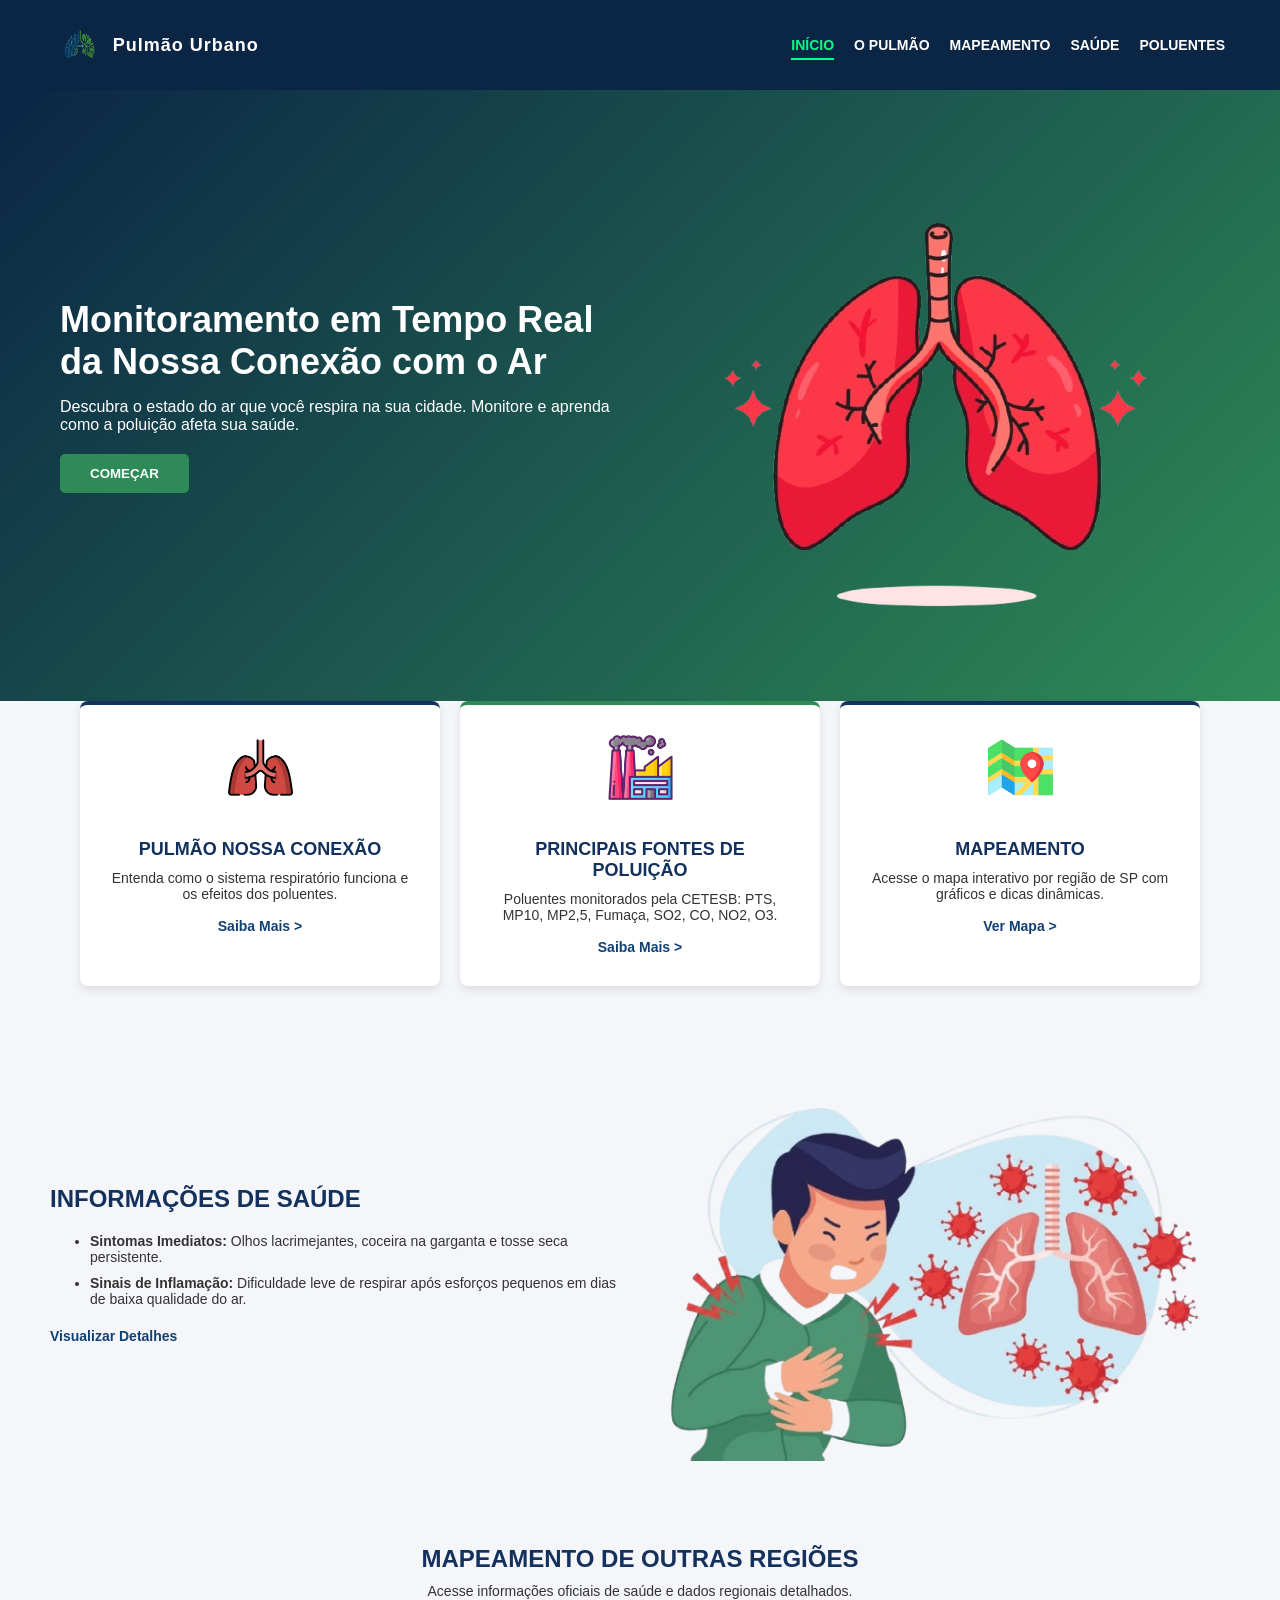
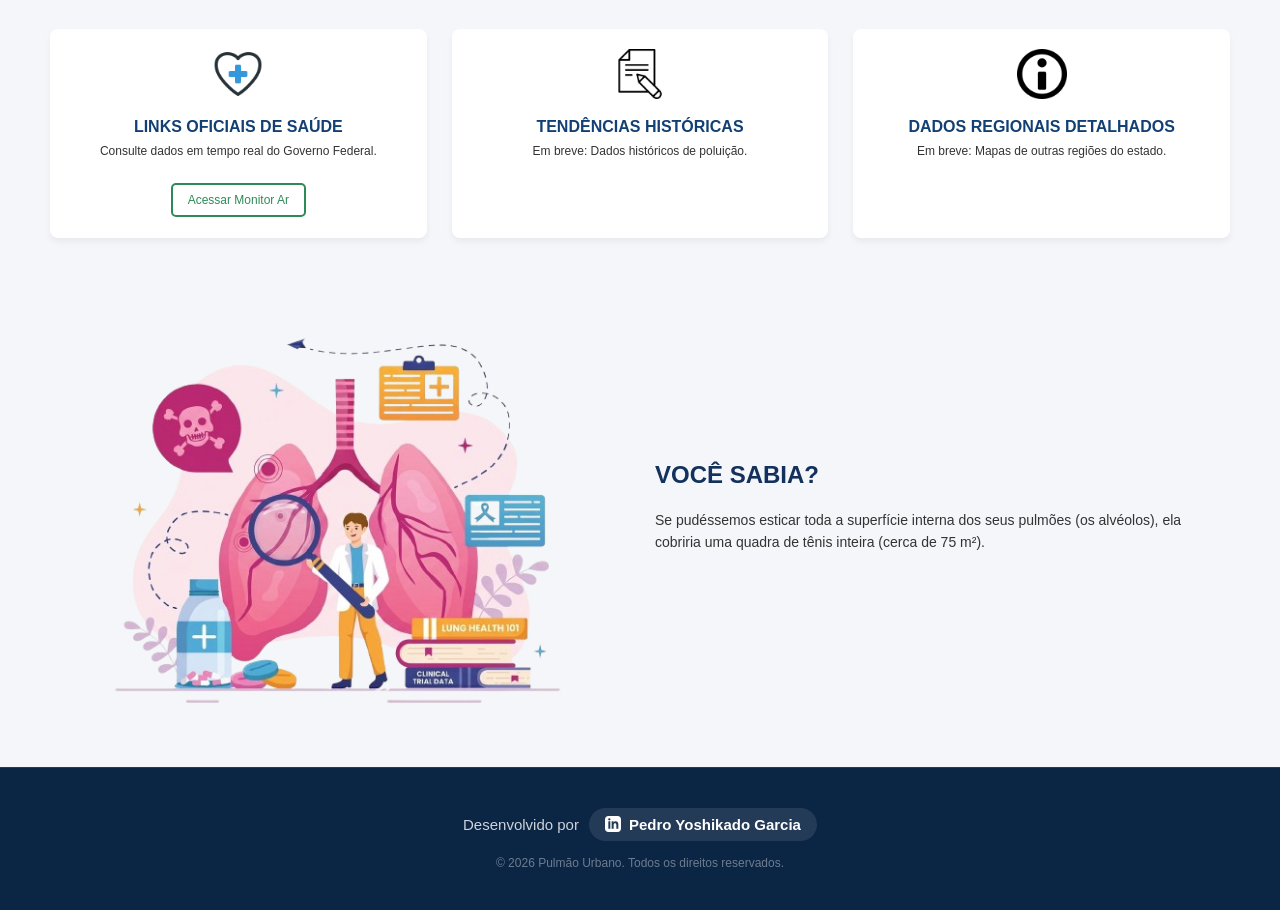
<file: index.html>
<!DOCTYPE html>
<html lang="pt-BR">
<head>
    <meta charset="UTF-8">
    <meta name="viewport" content="width=device-width, initial-scale=1.0">
    <link rel="icon" type="image/png" href="img/logo.png">
    <title>Pulmão Urbano | SP</title>
    <link rel="stylesheet" href="css/style.css?v=1">
    <style>
        .navbar-container {
            display: flex; 
            justify-content: space-between; 
            align-items: center; 
            width: 100%;
            flex-wrap: wrap;
            padding: 10px 15px;
        }
        
        @media (max-width: 768px) {
            .navbar-container {
                justify-content: center;
                flex-direction: column;
                gap: 10px;
            }
            .nav-links {
                gap: 12px !important;
                font-size: 12px;
                flex-wrap: wrap;
                justify-content: center;
            }
            .hero-container {
                flex-direction: column-reverse;
                text-align: center;
                padding: 20px 10px;
            }
            .hero-text h1 {
                font-size: 24px !important;
            }
            .hero-img img {
                max-width: 150px !important;
                margin-bottom: 20px;
            }
            
            .cards-section {
                flex-direction: column !important;
                align-items: center;
                gap: 25px !important;
                margin-top: 40px !important;
                padding-top: 20px !important;
            }
            
            .card {
                width: 100% !important;
                max-width: 340px;
            }
            .health-info {
                flex-direction: column !important;
                text-align: center;
                gap: 20px;
            }
            .info-img img {
                max-width: 200px !important;
            }
            .regions-grid {
                grid-template-columns: 1fr !important;
                justify-items: center;
            }
            .curiosity {
                flex-direction: column !important;
                text-align: center;
            }
            .curiosity-img img {
                max-width: 180px !important;
            }
        }
    </style>
</head>
<body>

    <nav class="navbar">
        <div class="container navbar-container">
            <div class="logo">
                <a href="/" style="display: flex; align-items: center; gap: 10px; text-decoration: none; color: inherit;">
                    <img src="img/logo.png" alt="Logo ArMonitor" style="height: 40px; width: auto; display: block;">
                    <span style="font-weight: bold; font-size: 18px; letter-spacing: 1px; color: #fff; white-space: nowrap;">Pulmão Urbano</span>
                </a>
            </div>
            <ul class="nav-links" style="display: flex; list-style: none; gap: 20px; margin: 0; padding: 0; align-items: center;">
                <li><a href="/" class="active">INÍCIO</a></li>
                <li><a href="pulmao">O PULMÃO</a></li>
                <li><a href="mapeamento">MAPEAMENTO</a></li>
                <li><a href="saude">SAÚDE</a></li>
                <li><a href="poluentes">POLUENTES</a></li>
            </ul>
        </div>
    </nav>

    <header class="hero">
        <div class="container hero-container" style="display: flex; align-items: center; gap: 30px; flex-wrap: wrap;">
            <div class="hero-text" style="flex: 1; min-width: 280px;">
                <h1 style="font-size: 36px; margin-bottom: 15px;">Monitoramento em Tempo Real da Nossa Conexão com o Ar</h1>
                <p style="margin-bottom: 20px;">Descubra o estado do ar que você respira na sua cidade. Monitore e aprenda como a poluição afeta sua saúde.</p>
                <div class="hero-btns">
                    <button class="btn-primary-green" onclick="rolarParaCards()" style="cursor: pointer; border: none; text-decoration: none; display: inline-block; padding: 12px 30px; font-weight: bold;">COMEÇAR</button>
                </div>
            </div>
            <div class="hero-img" style="flex: 1; min-width: 280px; text-align: center;">
                <img src="img/hero-lung.png" alt="Pulmão Saudável" style="max-width: 100%; height: auto;">
            </div>
        </div>
    </header>

    <section id="conteudo" class="cards-section container" style="display: flex; gap: 20px; justify-content: center; padding: 40px 10px; flex-wrap: wrap;">
        
        <div class="card card-blue-top" style="flex: 1; min-width: 280px; max-width: 360px;">
            <div class="card-icon" style="margin-bottom: 15px;">
                <img src="img/icone-pulmao.png" alt="Ícone Pulmão" style="width: 65px; height: auto;">
            </div>
            <h3>PULMÃO NOSSA CONEXÃO</h3>
            <p>Entenda como o sistema respiratório funciona e os efeitos dos poluentes.</p>
            <a href="pulmao">Saiba Mais ></a>
        </div>

        <div class="card card-green-top" style="flex: 1; min-width: 280px; max-width: 360px;">
            <div class="card-icon" style="margin-bottom: 15px;">
                <img src="img/icone-fabrica.png" alt="Ícone Fábrica" style="width: 65px; height: auto;">
            </div>
            <h3>PRINCIPAIS FONTES DE POLUIÇÃO</h3>
            <p>Poluentes monitorados pela CETESB: PTS, MP10, MP2,5, Fumaça, SO2, CO, NO2, O3.</p>
            <a href="poluentes">Saiba Mais ></a>
        </div>

        <div class="card card-blue-top" style="flex: 1; min-width: 280px; max-width: 360px;">
            <div class="card-icon" style="margin-bottom: 15px;">
                <img src="img/icone-mapa.png" alt="Ícone Mapa" style="width: 65px; height: auto;">
            </div>
            <h3>MAPEAMENTO</h3>
            <p>Acesse o mapa interativo por região de SP com gráficos e dicas dinâmicas.</p>
            <a href="mapeamento">Ver Mapa ></a>
        </div>

    </section>

    <section class="health-info container" style="display: flex; gap: 30px; align-items: center; padding: 40px 10px; flex-wrap: wrap;">
        <div class="info-text" style="flex: 1; min-width: 280px;">
            <h2>INFORMAÇÕES DE SAÚDE</h2>
            <ul style="margin-bottom: 20px; padding-left: 20px;">
                <li style="margin-bottom: 10px;"><strong>Sintomas Imediatos:</strong> Olhos lacrimejantes, coceira na garganta e tosse seca persistente.</li>
                <li style="margin-bottom: 10px;"><strong>Sinais de Inflamação:</strong> Dificuldade leve de respirar após esforços pequenos em dias de baixa qualidade do ar.</li>
            </ul>
            <a href="saude" class="view-details">Visualizar Detalhes</a>
        </div>
        <div class="info-img" style="flex: 1; min-width: 280px; text-align: center;">
            <img src="img/health-man.png" alt="Homem com Dor no Peito" style="max-width: 100%; height: auto;">
        </div>
    </section>

    <section class="other-regions container" style="padding: 40px 10px;">
        <h2 style="text-align: center;">MAPEAMENTO DE OUTRAS REGIÕES</h2>
        <p style="text-align: center; margin-bottom: 30px;">Acesse informações oficiais de saúde e dados regionais detalhados.</p>
        <div class="regions-grid" style="display: grid; grid-template-columns: repeat(auto-fit, minmax(250px, 1fr)); gap: 25px;">
            <div class="region-item" style="text-align: center; padding: 20px; background: #fff; border-radius: 8px;">
                <img src="img/other-regions-1.png" alt="Ícone Saúde" style="margin-bottom: 15px;">
                <h4>LINKS OFICIAIS DE SAÚDE</h4>
                <p>Consulte dados em tempo real do Governo Federal.</p>
                <a href="https://monitorar.mma.gov.br/mapa" target="_blank" class="btn-outline-green" style="text-decoration: none; display: inline-block; margin-top: 10px;">Acessar Monitor Ar</a>
            </div>
            <div class="region-item" style="text-align: center; padding: 20px; background: #fff; border-radius: 8px;">
                <img src="img/other-regions-2.png" alt="Ícone Histórico" style="margin-bottom: 15px;">
                <h4>TENDÊNCIAS HISTÓRICAS</h4>
                <p>Em breve: Dados históricos de poluição.</p>
                <button class="btn-outline-blue" style="margin-top: 10px;">Explore</button>
            </div>
            <div class="region-item" style="text-align: center; padding: 20px; background: #fff; border-radius: 8px;">
                <img src="img/other-regions-3.png" alt="Ícone Detalhes" style="margin-bottom: 15px;">
                <h4>DADOS REGIONAIS DETALHADOS</h4>
                <p>Em breve: Mapas de outras regiões do estado.</p>
                <button class="btn-outline-blue" style="margin-top: 10px;">Explore</button>
            </div>
        </div>
    </section>

    <section class="curiosity container" style="display: flex; gap: 30px; align-items: center; padding: 40px 10px; flex-wrap: wrap;">
        <div class="curiosity-img" style="flex: 1; min-width: 280px; text-align: center;">
            <img src="img/curiosity-lung-detailed.png" alt="Diagrama de Pesquisa Pulmão" style="max-width: 100%; height: auto;">
        </div>
        <div class="curiosity-text" style="flex: 1; min-width: 280px;">
            <h2>VOCÊ SABIA?</h2>
            <p>Se pudéssemos esticar toda a superfície interna dos seus pulmões (os alvéolos), ela cobriria uma quadra de tênis inteira (cerca de 75 m²).</p>
        </div>
    </section>

    <footer class="footer" style="background-color: var(--azul-escuro); padding: 40px 20px; border-top: 1px solid rgba(255,255,255,0.1);">
        <div class="container" style="display: flex; flex-direction: column; align-items: center; gap: 15px;">
            <div style="display: flex; align-items: center; gap: 10px; color: #fff; font-size: 15px; flex-wrap: wrap; justify-content: center;">
                <span style="opacity: 0.8;">Desenvolvido por</span>
                <a href="https://www.linkedin.com/in/pedro-yoshikado-garcia-a428642b7/" target="_blank" style="display: flex; align-items: center; gap: 8px; background-color: rgba(255,255,255,0.1); padding: 8px 16px; border-radius: 20px; color: #fff; text-decoration: none;">
                    <svg xmlns="http://www.w3.org/2000/svg" width="16" height="16" viewBox="0 0 24 24" fill="currentColor">
                        <path d="M19 0h-14c-2.761 0-5 2.239-5 5v14c0 2.761 2.239 5 5 5h14c2.762 0 5-2.239 5-5v-14c0-2.761-2.238-5-5-5zm-11 19h-3v-11h3v11zm-1.5-12.268c-.966 0-1.75-.79-1.75-1.764s.784-1.764 1.75-1.764 1.75.79 1.75 1.764-.783 1.764-1.75 1.764zm13.5 12.268h-3v-5.604c0-3.368-4-3.113-4 0v5.604h-3v-11h3v1.765c1.396-2.586 7-2.777 7 2.476v6.759z"/>
                    </svg>
                    <strong>Pedro Yoshikado Garcia</strong>
                </a>
            </div>
            <p style="font-size: 12px; color: rgba(255,255,255,0.5); margin: 0; text-align: center;">
                &copy; 2026 Pulmão Urbano. Todos os direitos reservados.
            </p>
        </div>
    </footer>

    <script src="js/main.js"></script>
    <script src="js/seguranca.js"></script>
    <script src="js/contador.js"></script>
</body>
</html>
</file>
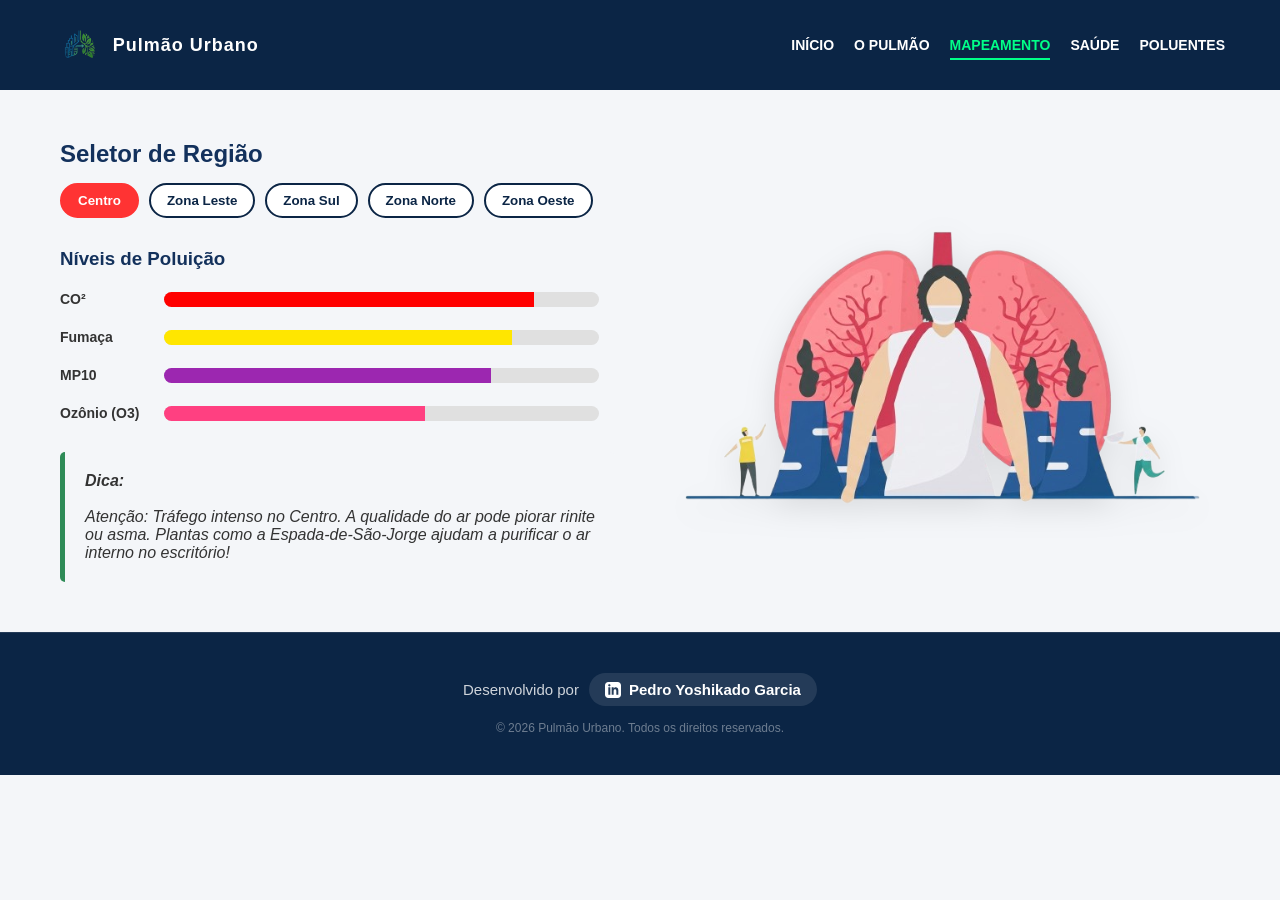
<file: mapeamento.html>
<!DOCTYPE html>
<html lang="pt-BR">
<head>
    <meta charset="UTF-8">
    <meta name="viewport" content="width=device-width, initial-scale=1.0">
    <link rel="icon" type="image/png" href="img/logo.png">
    <title>Mapeamento | Pulmão Urbano</title>
    <link rel="stylesheet" href="css/style.css?v=1">
    <style>
        .navbar-container {
            display: flex;
            justify-content: space-between;
            align-items: center;
            width: 100%;
            flex-wrap: wrap;
            padding: 10px 15px;
        }
        .layout-purmao {
            display: flex;
            gap: 50px;
            align-items: center;
            justify-content: space-between;
            flex-wrap: wrap;
            padding: 50px 20px;
        }
        .coluna-dados {
            flex: 1;
            min-width: 350px;
        }
        .coluna-imagem {
            flex: 1;
            text-align: center;
            min-width: 300px;
        }
        .seletor-zonas {
            display: flex;
            flex-wrap: wrap;
            gap: 10px;
            margin-bottom: 30px;
        }
        .btn-zona {
            background-color: white;
            color: var(--azul-escuro);
            border: 2px solid var(--azul-escuro);
            padding: 8px 16px;
            border-radius: 20px;
            cursor: pointer;
            font-weight: bold;
            transition: 0.3s;
        }
        .btn-zona:hover {
            background-color: #f0f0f0;
        }
        .btn-zona.ativo {
            background-color: #ff3333; 
            color: white;
            border-color: #ff3333;
        }
        .grafico-linha {
            margin-bottom: 20px;
        }
        .grafico-linha strong {
            display: inline-block;
            width: 100px;
            font-size: 14px;
        }
        .barra-bg {
            display: inline-block;
            width: calc(100% - 120px);
            background-color: #e0e0e0;
            height: 15px;
            border-radius: 10px;
            vertical-align: middle;
            overflow: hidden;
        }
        .barra-fill {
            height: 100%;
            width: 0%;
            transition: width 0.8s cubic-bezier(0.4, 0, 0.2, 1);
        }
        #fill-co2 { background-color: #ff0000; } 
        #fill-fumaca { background-color: #ffe600; } 
        #fill-mp10 { background-color: #9c27b0; } 
        #fill-o3 { background-color: #ff4081; }
        .dica-fofinha {
            margin-top: 30px;
            padding: 20px;
            background-color: var(--fundo);
            border-left: 5px solid var(--verde-destaque);
            border-radius: 5px;
            font-style: italic;
            color: var(--texto);
        }
        @media (max-width: 768px) {
            .navbar-container {
                justify-content: center;
                flex-direction: column;
                gap: 10px;
            }
            .nav-links {
                gap: 12px !important;
                font-size: 12px;
                flex-wrap: wrap;
                justify-content: center;
            }
            .layout-purmao {
                flex-direction: column-reverse !important;
                padding: 30px 15px;
                gap: 30px;
            }
            .coluna-dados, .coluna-imagem {
                min-width: 100%;
            }
            .seletor-zonas {
                justify-content: center;
                margin-bottom: 20px;
            }
            .barra-bg {
                width: calc(100% - 90px);
            }
            .grafico-linha strong {
                width: 70px;
            }
        }
    </style>
</head>
<body>

    <nav class="navbar">
        <div class="container navbar-container">
            <div class="logo">
                <a href="/" style="display: flex; align-items: center; gap: 10px; text-decoration: none; color: inherit;">
                    <img src="img/logo.png" alt="Logo ArMonitor" style="height: 40px; width: auto; display: block;">
                    <span style="font-weight: bold; font-size: 18px; letter-spacing: 1px; color: #fff; white-space: nowrap;">Pulmão Urbano</span>
                </a>
            </div>
            <ul class="nav-links" style="display: flex; list-style: none; gap: 20px; margin: 0; padding: 0; align-items: center;">
                <li><a href="/">INÍCIO</a></li>
                <li><a href="pulmao">O PULMÃO</a></li>
                <li><a href="mapeamento" class="active">MAPEAMENTO</a></li>
                <li><a href="saude">SAÚDE</a></li>
                <li><a href="poluentes">POLUENTES</a></li>
            </ul>
        </div>
    </nav>

    <div class="container layout-purmao">
        
        <div class="coluna-dados">
            <h2 style="color: var(--azul-principal); margin-bottom: 15px;">Seletor de Região</h2>
            
            <div class="seletor-zonas" id="botoes-zona">
                <button class="btn-zona ativo" data-id="centro">Centro</button>
                <button class="btn-zona" data-id="leste">Zona Leste</button>
                <button class="btn-zona" data-id="sul">Zona Sul</button>
                <button class="btn-zona" data-id="norte">Zona Norte</button>
                <button class="btn-zona" data-id="oeste">Zona Oeste</button>
            </div>

            <h3 style="color: var(--azul-principal); margin-bottom: 20px;">Níveis de Poluição</h3>

            <div class="grafico-linha">
                <strong>CO²</strong>
                <div class="barra-bg"><div class="barra-fill" id="fill-co2"></div></div>
            </div>
            <div class="grafico-linha">
                <strong>Fumaça</strong>
                <div class="barra-bg"><div class="barra-fill" id="fill-fumaca"></div></div>
            </div>
            <div class="grafico-linha">
                <strong>MP10</strong>
                <div class="barra-bg"><div class="barra-fill" id="fill-mp10"></div></div>
            </div>
            <div class="grafico-linha">
                <strong>Ozônio (O3)</strong>
                <div class="barra-bg"><div class="barra-fill" id="fill-o3"></div></div>
            </div>

            <div class="dica-fofinha">
                <strong>Dica:</strong><br><br>
                <span id="texto-dica">Carregando dica...</span>
            </div>
        </div>

        <div class="coluna-imagem">
            <img src="img/purmao.png" alt="Sistema Respiratório" style="max-width: 100%; height: auto; filter: drop-shadow(0px 10px 15px rgba(0,0,0,0.1));">
        </div>

    </div>

    <script>
        const dadosZonas = {
            centro: { 
                co2: "85%", fumaca: "80%", mp10: "75%", o3: "60%", 
                dica: "Atenção: Tráfego intenso no Centro. A qualidade do ar pode piorar rinite ou asma. Plantas como a Espada-de-São-Jorge ajudam a purificar o ar interno no escritório!" 
            },
            leste: { 
                co2: "75%", fumaca: "70%", mp10: "80%", o3: "65%", 
                dica: "Alta concentração de veículos pesados. Evite exercícios intensos ao ar livre perto de grandes avenidas nos horários de pico." 
            },
            sul: { 
                co2: "50%", fumaca: "40%", mp10: "45%", o3: "55%", 
                dica: "Você sabia? A proximidade com parques e áreas verdes na Zona Sul ajuda a conter a dispersão de poluentes. Respire mais aliviado!" 
            },
            norte: { 
                co2: "55%", fumaca: "45%", mp10: "50%", o3: "60%", 
                dica: "A Serra da Cantareira funciona como um verdadeiro filtro natural para a região. Aproveite os finais de semana nos parques locais!" 
            },
            oeste: { 
                co2: "70%", fumaca: "60%", mp10: "65%", o3: "75%", 
                dica: "Os níveis de Ozônio (O3) podem subir à tarde devido ao sol forte. Mantenha-se hidratado e evite exposição prolongada." 
            }
        };

        const botoes = document.querySelectorAll('.btn-zona');

        function atualizarDados(zonaId) {
            const dados = dadosZonas[zonaId];

            document.getElementById('fill-co2').style.width = dados.co2;
            document.getElementById('fill-fumaca').style.width = dados.fumaca;
            document.getElementById('fill-mp10').style.width = dados.mp10;
            document.getElementById('fill-o3').style.width = dados.o3;

            document.getElementById('texto-dica').innerText = dados.dica;
        }

        botoes.forEach(botao => {
            botao.addEventListener('click', function() {
                botoes.forEach(b => b.classList.remove('ativo'));
                this.classList.add('ativo');

                const zonaSelecionada = this.getAttribute('data-id');
                atualizarDados(zonaSelecionada);
            });
        });

        atualizarDados('centro');
    </script>

    <footer class="footer" style="background-color: var(--azul-escuro); padding: 40px 20px; border-top: 1px solid rgba(255,255,255,0.1);">
        <div class="container" style="display: flex; flex-direction: column; align-items: center; gap: 15px;">
            <div style="display: flex; align-items: center; gap: 10px; color: #fff; font-size: 15px; flex-wrap: wrap; justify-content: center;">
                <span style="opacity: 0.8;">Desenvolvido por</span>
                <a href="https://www.linkedin.com/in/pedro-yoshikado-garcia-a428642b7/" target="_blank" style="display: flex; align-items: center; gap: 8px; background-color: rgba(255,255,255,0.1); padding: 8px 16px; border-radius: 20px; color: #fff; text-decoration: none;">
                    <svg xmlns="http://www.w3.org/2000/svg" width="16" height="16" viewBox="0 0 24 24" fill="currentColor">
                        <path d="M19 0h-14c-2.761 0-5 2.239-5 5v14c0 2.761 2.239 5 5 5h14c2.762 0 5-2.239 5-5v-14c0-2.761-2.238-5-5-5zm-11 19h-3v-11h3v11zm-1.5-12.268c-.966 0-1.75-.79-1.75-1.764s.784-1.764 1.75-1.764 1.75.79 1.75 1.764-.783 1.764-1.75 1.764zm13.5 12.268h-3v-5.604c0-3.368-4-3.113-4 0v5.604h-3v-11h3v1.765c1.396-2.586 7-2.777 7 2.476v6.759z"/>
                    </svg>
                    <strong>Pedro Yoshikado Garcia</strong>
                </a>
            </div>
            <p style="font-size: 12px; color: rgba(255,255,255,0.5); margin: 0; text-align: center;">
                &copy; 2026 Pulmão Urbano. Todos os direitos reservados.
            </p>
        </div>
    </footer>
    <script src="js/seguranca.js"></script>
    <script src="js/contador.js"></script>
</body>
</html>
</file>
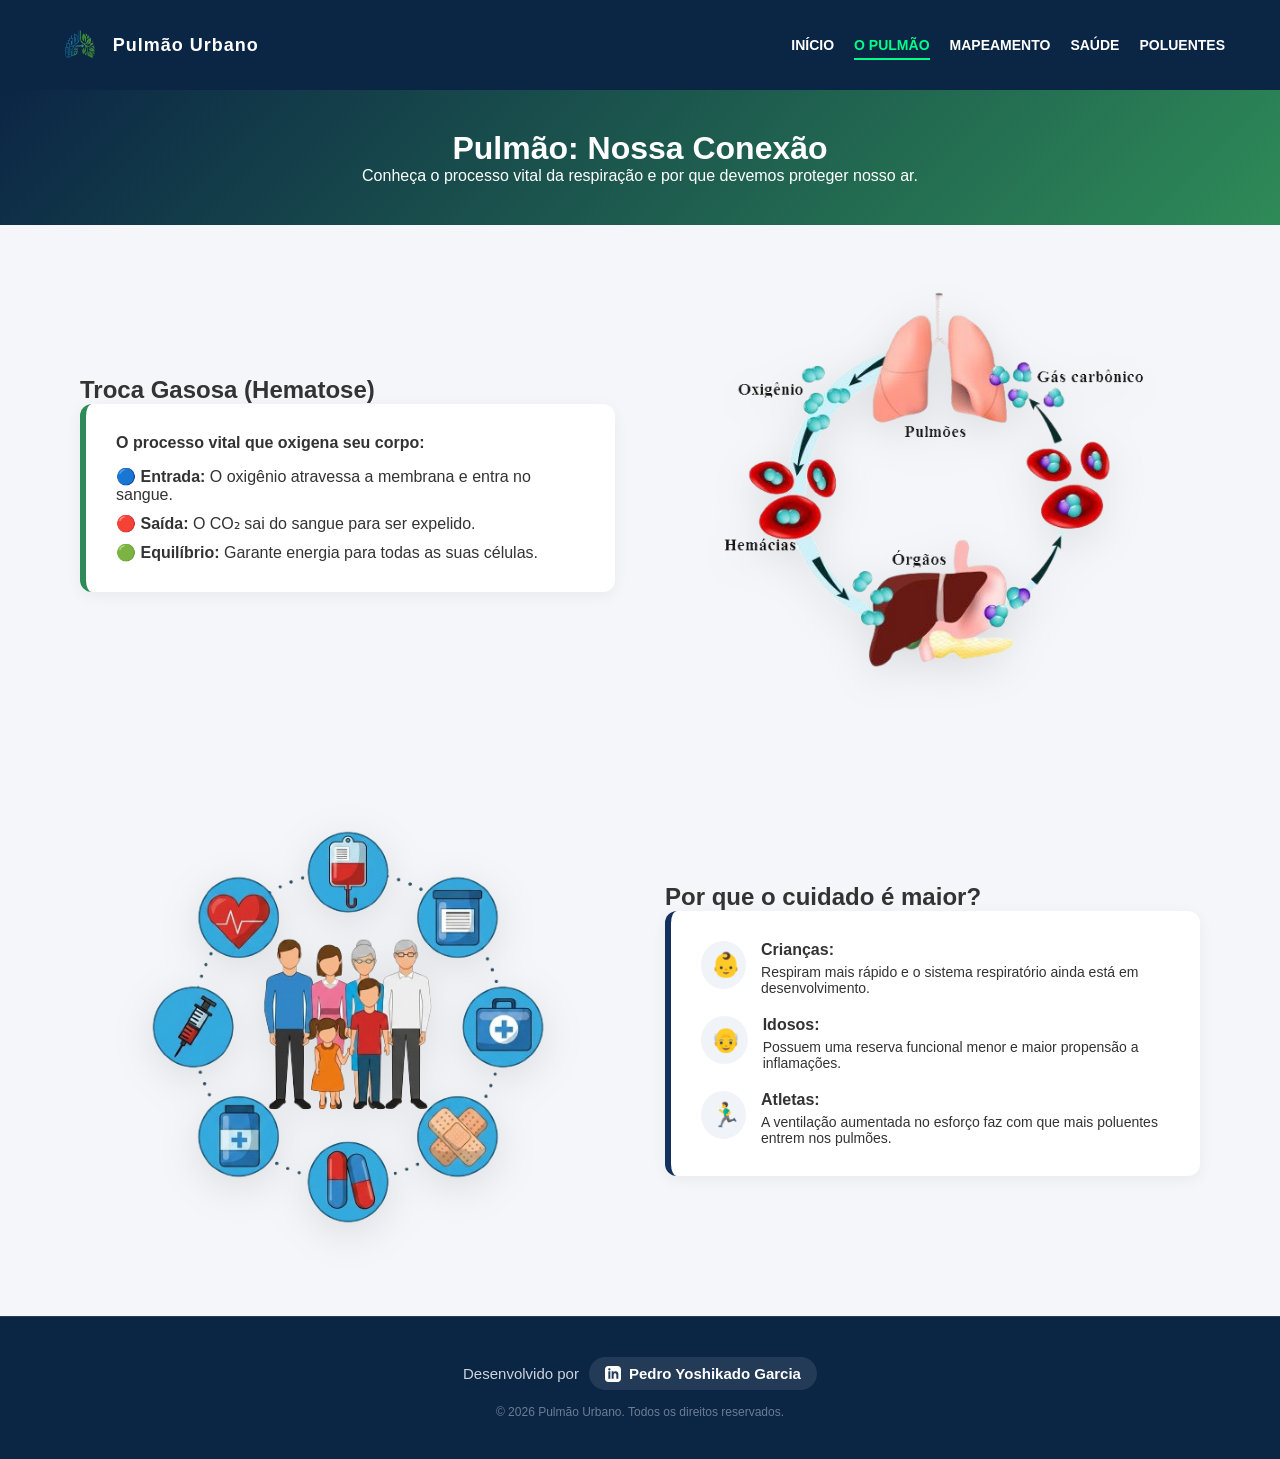
<file: pulmao.html>
<!DOCTYPE html>
<html lang="pt-BR">
<head>
    <meta charset="UTF-8">
    <meta name="viewport" content="width=device-width, initial-scale=1.0">
    <link rel="icon" type="image/png" href="img/logo.png">
    <title>O Pulmão | Pulmão Urbano</title>
    <link rel="stylesheet" href="css/style.css?v=1">
    <style>
        .navbar-container {
            display: flex; 
            justify-content: space-between; 
            align-items: center; 
            width: 100%; 
            flex-wrap: wrap; 
            padding: 10px 15px;
        }
        .secao-lado-a-lado {
            display: flex;
            align-items: center;
            gap: 50px;
            padding: 60px 20px;
            flex-wrap: wrap;
        }
        .reverse {
            flex-direction: row-reverse;
        }
        .coluna-imagem {
            flex: 1;
            min-width: 300px;
            text-align: center;
        }
        .coluna-texto {
            flex: 1;
            min-width: 300px;
        }
        .img-fluida {
            width: 100%;
            max-width: 450px;
            height: auto;
            filter: drop-shadow(0 10px 20px rgba(0,0,0,0.1));
        }
        .caixa-info {
            background: white;
            padding: 30px;
            border-radius: 12px;
            border-left: 6px solid var(--verde-destaque);
            box-shadow: 0 4px 15px rgba(0,0,0,0.05);
        }
        .caixa-info h3 {
            color: var(--azul-principal);
            margin-bottom: 15px;
            display: flex;
            align-items: center;
            gap: 10px;
        }
        .lista-risco {
            list-style: none;
            display: flex;
            flex-direction: column;
            gap: 20px;
        }
        .item-risco {
            display: flex;
            gap: 15px;
            align-items: flex-start;
        }
        .emoji-risco {
            font-size: 24px;
            background: #f0f4f8;
            padding: 10px;
            border-radius: 50%;
            min-width: 45px;
            text-align: center;
        }
        @media (max-width: 768px) {
            .navbar-container { 
                justify-content: center; 
                flex-direction: column; 
                gap: 10px; 
            }
            .nav-links { 
                gap: 12px !important; 
                font-size: 12px; 
                flex-wrap: wrap; 
                justify-content: center; 
            }
            .secao-lado-a-lado, .reverse { 
                flex-direction: column !important; 
                padding: 30px 15px; 
                gap: 25px; 
            }
            .coluna-texto, .coluna-imagem { 
                min-width: 100%; 
            }
            .img-fluida { 
                max-width: 280px; 
            }
            .caixa-info { 
                padding: 20px; 
            }
        }
    </style>
</head>
<body>

    <nav class="navbar">
        <div class="container navbar-container">
            <div class="logo">
                <a href="/" style="display: flex; align-items: center; gap: 10px; text-decoration: none; color: inherit;">
                    <img src="img/logo.png" alt="Logo ArMonitor" style="height: 40px; width: auto; display: block;">
                    <span style="font-weight: bold; font-size: 18px; letter-spacing: 1px; color: #fff; white-space: nowrap;">Pulmão Urbano</span>
                </a>
            </div>
            <ul class="nav-links" style="display: flex; list-style: none; gap: 20px; margin: 0; padding: 0; align-items: center;">
                <li><a href="/">INÍCIO</a></li>
                <li><a href="pulmao" class="active">O PULMÃO</a></li>
                <li><a href="mapeamento">MAPEAMENTO</a></li>
                <li><a href="saude">SAÚDE</a></li>
                <li><a href="poluentes">POLUENTES</a></li>
            </ul>
        </div>
    </nav>

    <header class="hero" style="padding: 40px 0; text-align: center;">
        <div class="container">
            <h1>Pulmão: Nossa Conexão</h1>
            <p>Conheça o processo vital da respiração e por que devemos proteger nosso ar.</p>
        </div>
    </header>

    <main class="container">
        <section class="secao-lado-a-lado">
            <div class="coluna-texto">
                <h2>Troca Gasosa (Hematose)</h2>
                <div class="caixa-info">
                    <p style="margin-bottom: 15px; font-weight: bold;">O processo vital que oxigena seu corpo:</p>
                    <ul style="list-style: none; display: flex; flex-direction: column; gap: 10px; padding: 0;">
                        <li>🔵 <strong>Entrada:</strong> O oxigênio atravessa a membrana e entra no sangue.</li>
                        <li>🔴 <strong>Saída:</strong> O CO₂ sai do sangue para ser expelido.</li>
                        <li>🟢 <strong>Equilíbrio:</strong> Garante energia para todas as suas células.</li>
                    </ul>
                </div>
            </div>
            <div class="coluna-imagem">
                <img src="img/hematose-diagrama.png" alt="Diagrama da Hematose" class="img-fluida">
            </div>
        </section>

        <section class="secao-lado-a-lado reverse">
            <div class="coluna-texto">
                <h2>Por que o cuidado é maior?</h2>
                <div class="caixa-info" style="border-left-color: var(--azul-principal);">
                    <ul class="lista-risco" style="padding: 0;">
                        <li class="item-risco">
                            <span class="emoji-risco">👶</span>
                            <div>
                                <strong>Crianças:</strong>
                                <p style="font-size: 14px; margin: 5px 0 0 0;">Respiram mais rápido e o sistema respiratório ainda está em desenvolvimento.</p>
                            </div>
                        </li>
                        <li class="item-risco">
                            <span class="emoji-risco">👴</span>
                            <div>
                                <strong>Idosos:</strong>
                                <p style="font-size: 14px; margin: 5px 0 0 0;">Possuem uma reserva funcional menor e maior propensão a inflamações.</p>
                            </div>
                        </li>
                        <li class="item-risco">
                            <span class="emoji-risco">🏃‍♂️</span>
                            <div>
                                <strong>Atletas:</strong>
                                <p style="font-size: 14px; margin: 5px 0 0 0;">A ventilação aumentada no esforço faz com que mais poluentes entrem nos pulmões.</p>
                            </div>
                        </li>
                    </ul>
                </div>
            </div>
            <div class="coluna-imagem">
                <img src="img/imagem-saude.png" alt="Grupos de Risco" class="img-fluida">
            </div>
        </section>
    </main>

    <footer class="footer" style="background-color: var(--azul-escuro); padding: 40px 20px; border-top: 1px solid rgba(255,255,255,0.1);">
        <div class="container" style="display: flex; flex-direction: column; align-items: center; gap: 15px;">
            <div style="display: flex; align-items: center; gap: 10px; color: #fff; font-size: 15px; flex-wrap: wrap; justify-content: center;">
                <span style="opacity: 0.8;">Desenvolvido por</span>
                <a href="https://www.linkedin.com/in/pedro-yoshikado-garcia-a428642b7/" target="_blank" style="display: flex; align-items: center; gap: 8px; background-color: rgba(255,255,255,0.1); padding: 8px 16px; border-radius: 20px; color: #fff; text-decoration: none; transition: background-color 0.3s ease;">
                    <svg xmlns="http://www.w3.org/2000/svg" width="16" height="16" viewBox="0 0 24 24" fill="currentColor">
                        <path d="M19 0h-14c-2.761 0-5 2.239-5 5v14c0 2.761 2.239 5 5 5h14c2.762 0 5-2.239 5-5v-14c0-2.761-2.238-5-5-5zm-11 19h-3v-11h3v11zm-1.5-12.268c-.966 0-1.75-.79-1.75-1.764s.784-1.764 1.75-1.764 1.75.79 1.75 1.764-.783 1.764-1.75 1.764zm13.5 12.268h-3v-5.604c0-3.368-4-3.113-4 0v5.604h-3v-11h3v1.765c1.396-2.586 7-2.777 7 2.476v6.759z"/>
                    </svg>
                    <strong>Pedro Yoshikado Garcia</strong>
                </a>
            </div>
            <p style="font-size: 12px; color: rgba(255,255,255,0.5); margin: 0; text-align: center;">
                &copy; 2026 Pulmão Urbano. Todos os direitos reservados.
            </p>
        </div>
    </footer>

    <script src="js/seguranca.js"></script>
    <script src="js/contador.js"></script>
</body>
</html>
</file>
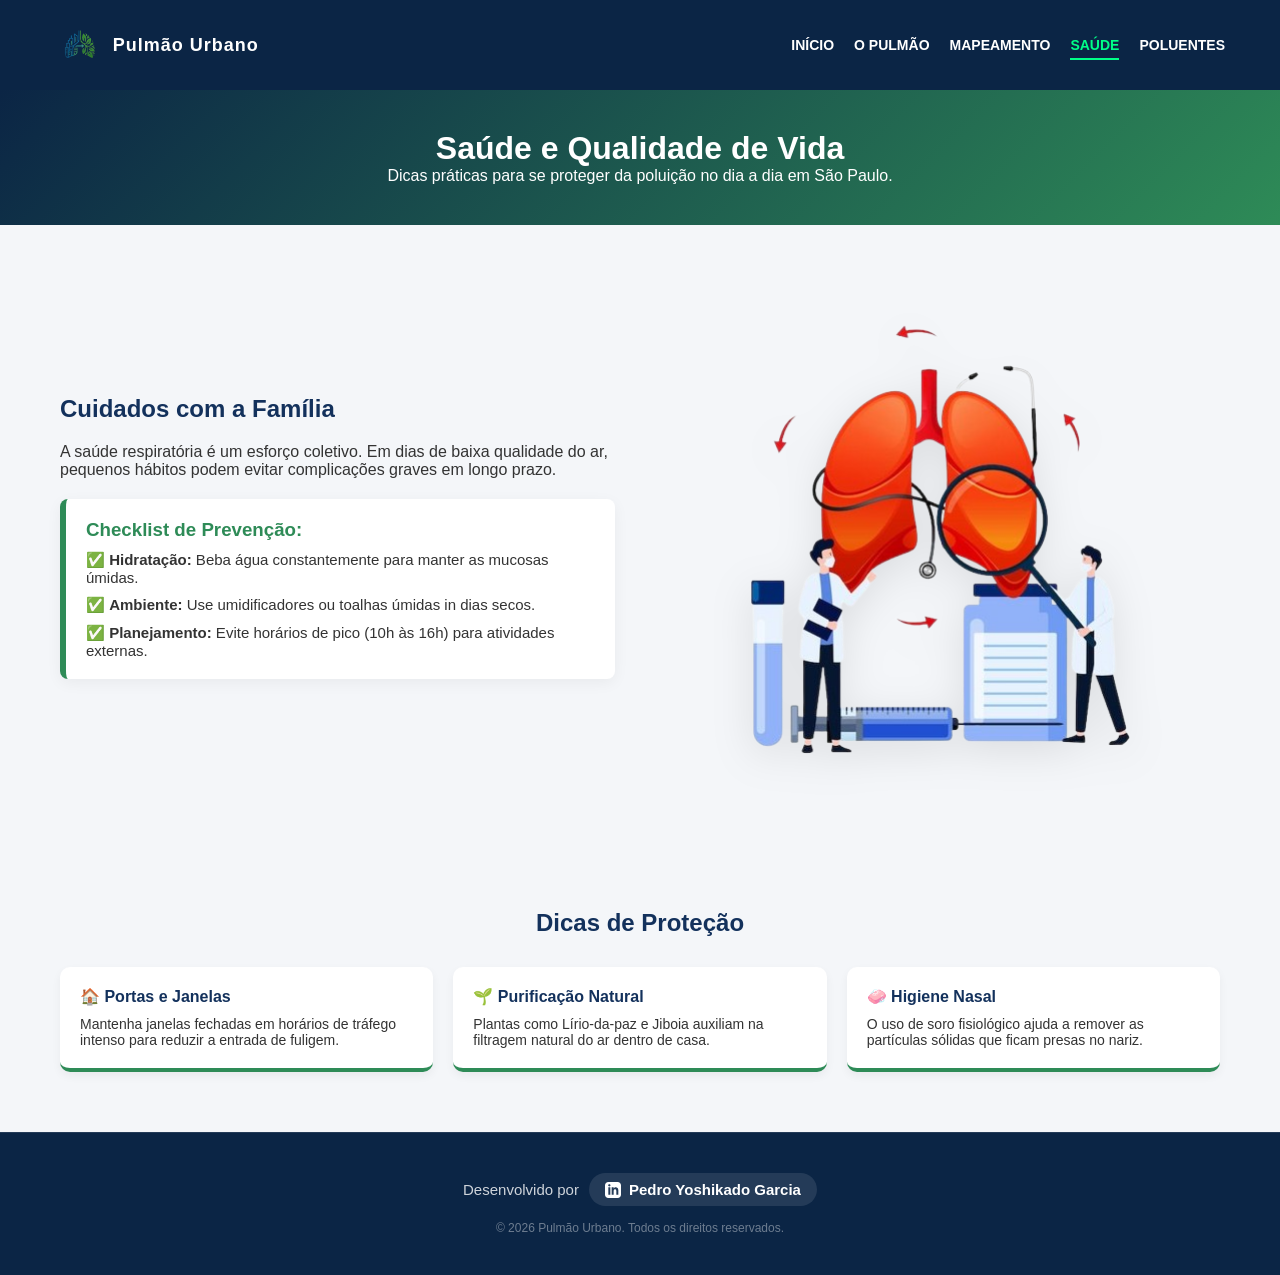
<file: saude.html>
<!DOCTYPE html>
<html lang="pt-BR">
<head>
    <meta charset="UTF-8">
    <meta name="viewport" content="width=device-width, initial-scale=1.0">
    <link rel="icon" type="image/png" href="img/logo.png">
    <title>Saúde e Bem-estar | ArMonitor</title>
    <link rel="stylesheet" href="css/style.css?v=1">
    <style>
        .navbar-container {
            display: flex;
            justify-content: space-between;
            align-items: center;
            width: 100%;
            flex-wrap: wrap;
            padding: 10px 15px;
        }
        .secao-guia {
            display: flex;
            align-items: center;
            gap: 50px;
            padding: 60px 20px;
            flex-wrap: wrap;
        }
        .coluna-texto-saude {
            flex: 1;
            min-width: 300px;
        }
        .coluna-imagem-saude {
            flex: 1;
            min-width: 300px;
            text-align: center;
        }
        .img-familia {
            width: 100%;
            max-width: 500px;
            border-radius: 20px;
            filter: drop-shadow(0 10px 20px rgba(0,0,0,0.1));
        }
        .grid-dicas {
            display: grid;
            grid-template-columns: repeat(auto-fit, minmax(250px, 1fr));
            gap: 20px;
            margin-top: 30px;
        }
        .card-dica {
            background: white;
            padding: 20px;
            border-radius: 10px;
            border-bottom: 4px solid var(--verde-destaque);
            box-shadow: 0 4px 10px rgba(0,0,0,0.05);
        }
        .card-dica h4 {
            color: var(--azul-principal);
            margin-bottom: 10px;
            display: flex;
            align-items: center;
            gap: 10px;
        }
        @media (max-width: 768px) {
            .navbar-container {
                justify-content: center;
                flex-direction: column;
                gap: 10px;
            }
            .nav-links {
                gap: 12px !important;
                font-size: 12px;
                flex-wrap: wrap;
                justify-content: center;
            }
            .secao-guia {
                flex-direction: column-reverse !important;
                padding: 30px 15px;
                gap: 25px;
            }
            .coluna-texto-saude, .coluna-imagem-saude {
                min-width: 100%;
            }
            .img-familia {
                max-width: 280px;
            }
            .grid-dicas {
                grid-template-columns: 1fr !important;
                gap: 15px;
            }
            .card-dica {
                max-width: 340px;
                margin: 0 auto;
            }
        }
    </style>
</head>
<body>

    <nav class="navbar">
        <div class="container navbar-container">
            <div class="logo">
                <a href="/" style="display: flex; align-items: center; gap: 10px; text-decoration: none; color: inherit;">
                    <img src="img/logo.png" alt="Logo ArMonitor" style="height: 40px; width: auto; display: block;">
                    <span style="font-weight: bold; font-size: 18px; letter-spacing: 1px; color: #fff; white-space: nowrap;">Pulmão Urbano</span>
                </a>
            </div>
            <ul class="nav-links" style="display: flex; list-style: none; gap: 20px; margin: 0; padding: 0; align-items: center;">
                <li><a href="/">INÍCIO</a></li>
                <li><a href="pulmao">O PULMÃO</a></li>
                <li><a href="mapeamento">MAPEAMENTO</a></li>
                <li><a href="saude" class="active">SAÚDE</a></li>
                <li><a href="poluentes">POLUENTES</a></li>
            </ul>
        </div>
    </nav>

    <header class="hero" style="padding: 40px 0; text-align: center;">
        <div class="container">
            <h1>Saúde e Qualidade de Vida</h1>
            <p>Dicas práticas para se proteger da poluição no dia a dia em São Paulo.</p>
        </div>
    </header>

    <main class="container-principal">
        
        <section class="container secao-guia">
            <div class="coluna-texto-saude">
                <h2 style="color: var(--azul-principal); margin-bottom: 20px;">Cuidados com a Família</h2>
                <p style="margin-bottom: 20px;">A saúde respiratória é um esforço coletivo. Em dias de baixa qualidade do ar, pequenos hábitos podem evitar complicações graves em longo prazo.</p>
                
                <div class="caixa-info" style="border-left: 6px solid var(--verde-destaque); background: #fff; padding: 20px; border-radius: 8px; box-shadow: 0 4px 15px rgba(0,0,0,0.05);">
                    <h3 style="color: var(--verde-destaque); margin-bottom: 10px;">Checklist de Prevenção:</h3>
                    <ul style="list-style: none; display: flex; flex-direction: column; gap: 10px; font-size: 15px; padding: 0;">
                        <li>✅ <strong>Hidratação:</strong> Beba água constantemente para manter as mucosas úmidas.</li>
                        <li>✅ <strong>Ambiente:</strong> Use umidificadores ou toalhas úmidas in dias secos.</li>
                        <li>✅ <strong>Planejamento:</strong> Evite horários de pico (10h às 16h) para atividades externas.</li>
                    </ul>
                </div>
            </div>

            <div class="coluna-imagem-saude">
                <img src="img/familia-saude.png" alt="Guia de Saúde Familiar" class="img-familia">
            </div>
        </section>

        <section style="background-color: var(--fundo); padding: 60px 20px;">
            <div class="container">
                <h2 style="color: var(--azul-principal); text-align: center;">Dicas de Proteção</h2>
                <div class="grid-dicas">
                    
                    <div class="card-dica">
                        <h4>🏠 Portas e Janelas</h4>
                        <p style="font-size: 14px;">Mantenha janelas fechadas em horários de tráfego intenso para reduzir a entrada de fuligem.</p>
                    </div>

                    <div class="card-dica">
                        <h4>🌱 Purificação Natural</h4>
                        <p style="font-size: 14px;">Plantas como Lírio-da-paz e Jiboia auxiliam na filtragem natural do ar dentro de casa.</p>
                    </div>

                    <div class="card-dica">
                        <h4>🧼 Higiene Nasal</h4>
                        <p style="font-size: 14px;">O uso de soro fisiológico ajuda a remover as partículas sólidas que ficam presas no nariz.</p>
                    </div>

                </div>
            </div>
        </section>
    </main>

    <footer class="footer" style="background-color: var(--azul-escuro); padding: 40px 20px; border-top: 1px solid rgba(255,255,255,0.1); margin-top: auto;">
        <div class="container" style="display: flex; flex-direction: column; align-items: center; gap: 15px;">
            <div style="display: flex; align-items: center; gap: 10px; color: #fff; font-size: 15px; flex-wrap: wrap; justify-content: center;">
                <span style="opacity: 0.8;">Desenvolvido por</span>
                <a href="https://www.linkedin.com/in/pedro-yoshikado-garcia-a428642b7/" target="_blank" style="display: flex; align-items: center; gap: 8px; background-color: rgba(255,255,255,0.1); padding: 8px 16px; border-radius: 20px; color: #fff; text-decoration: none;">
                    <svg xmlns="http://www.w3.org/2000/svg" width="16" height="16" viewBox="0 0 24 24" fill="currentColor">
                        <path d="M19 0h-14c-2.761 0-5 2.239-5 5v14c0 2.761 2.239 5 5 5h14c2.762 0 5-2.239 5-5v-14c0-2.761-2.238-5-5-5zm-11 19h-3v-11h3v11zm-1.5-12.268c-.966 0-1.75-.79-1.75-1.764s.784-1.764 1.75-1.764 1.75.79 1.75 1.764-.783 1.764-1.75 1.764zm13.5 12.268h-3v-5.604c0-3.368-4-3.113-4 0v5.604h-3v-11h3v1.765c1.396-2.586 7-2.777 7 2.476v6.759z"/>
                    </svg>
                    <strong>Pedro Yoshikado Garcia</strong>
                </a>
            </div>
            <p style="font-size: 12px; color: rgba(255,255,255,0.5); margin: 0; text-align: center;">
                &copy; 2026 Pulmão Urbano. Todos os direitos reservados.
            </p>
        </div>
    </footer>

    <script src="js/seguranca.js"></script>
    <script src="js/contador.js"></script>
</body>
</html>
</file>
<file: css/style.css>
html { scroll-behavior: smooth; }
:root {
    --azul-escuro: #0B2545;
    --azul-principal: #13315C;
    --azul-claro: #134074;
    --verde-destaque: #2E8B57;
    --verde-claro: #8FBC8F;
    --fundo: #F4F6F9;
    --texto: #333333;
    --branco: #FFFFFF;
}

* {
    margin: 0;
    padding: 0;
    box-sizing: border-box;
    font-family: 'Segoe UI', Tahoma, Geneva, Verdana, sans-serif;
}

body {
    background-color: var(--fundo);
    color: var(--texto);
}

.container {
    max-width: 1200px;
    margin: 0 auto;
    padding: 0 20px;
}

.navbar {
    background-color: var(--azul-escuro);
    color: var(--branco);
    padding: 15px 0;
}

.navbar-container {
    display: flex;
    justify-content: space-between;
    align-items: center;
}

.logo img {
    height: 40px;
}

.nav-links {
    list-style: none;
    display: flex;
    gap: 20px;
    align-items: center;
}

.nav-links a {
    text-decoration: none;
    color: var(--branco);
    font-weight: bold;
    font-size: 14px;
}

.btn-navbar-green {
    background-color: var(--verde-destaque);
    padding: 8px 15px;
    border-radius: 5px;
}

.hero {
    background: linear-gradient(135deg, var(--azul-escuro), var(--verde-destaque));
    color: var(--branco);
    padding: 80px 0;
}

.hero-container {
    display: flex;
    justify-content: space-between;
    align-items: center;
    gap: 40px;
}

.hero-text {
    flex: 1;
}

.hero-text h1 {
    font-size: 36px;
    margin-bottom: 20px;
}

.hero-text p {
    font-size: 16px;
    margin-bottom: 30px;
}

.hero-btns {
    display: flex;
    gap: 15px;
}

.btn-primary-green {
    background-color: var(--verde-destaque);
    color: var(--branco);
    border: none;
    padding: 10px 20px;
    border-radius: 5px;
    cursor: pointer;
    font-weight: bold;
}

.btn-outline-blue {
    background-color: transparent;
    color: var(--branco);
    border: 2px solid var(--branco);
    padding: 8px 18px;
    border-radius: 5px;
    cursor: pointer;
    font-weight: bold;
}

.hero-img {
    flex: 1;
    text-align: right;
}

.hero-img img {
    max-width: 100%;
    height: auto;
}

.cards-section {
    display: flex;
    justify-content: center;
    gap: 20px;
    margin-top: -40px;
    padding-bottom: 50px;
}

.card {
    background: var(--branco);
    padding: 30px;
    border-radius: 8px;
    box-shadow: 0 4px 10px rgba(0,0,0,0.1);
    flex: 1;
    text-align: center;
}

.card-blue-top { border-top: 4px solid var(--azul-principal); }
.card-green-top { border-top: 4px solid var(--verde-destaque); }

.card-icon img { height: 60px; margin-bottom: 20px; }
.card h3 { color: var(--azul-principal); font-size: 18px; margin-bottom: 10px; }
.card p { font-size: 14px; margin-bottom: 15px; color: var(--texto); }
.card a { text-decoration: none; color: var(--azul-claro); font-weight: bold; font-size: 14px; }

.health-info {
    display: flex;
    justify-content: space-between;
    align-items: center;
    padding: 50px 0;
    gap: 40px;
}

.info-text { flex: 1; }
.info-text h2 { color: var(--azul-principal); margin-bottom: 20px; }
.info-text ul { list-style: disc; margin-left: 20px; margin-bottom: 20px; }
.info-text li { font-size: 14px; margin-bottom: 10px; color: var(--texto); }
.view-details { text-decoration: none; color: var(--azul-claro); font-weight: bold; font-size: 14px; }

.info-img { flex: 1; text-align: center; }
.info-img img { max-width: 100%; height: auto; }

.other-regions {
    text-align: center;
    padding: 50px 0;
}

.other-regions h2 { color: var(--azul-principal); margin-bottom: 10px; }
.other-regions p { color: var(--texto); font-size: 14px; margin-bottom: 30px; }

.regions-grid {
    display: grid;
    grid-template-columns: repeat(3, 1fr);
    gap: 20px;
}

.region-item {
    background: var(--branco);
    padding: 30px;
    border-radius: 8px;
    box-shadow: 0 4px 6px rgba(0,0,0,0.05);
    text-align: center;
}

.region-item img { height: 50px; margin-bottom: 15px; }
.region-item h4 { color: var(--azul-claro); margin-bottom: 8px; }
.region-item p { color: var(--texto); font-size: 12px; margin-bottom: 15px; }

.btn-outline-green {
    background: transparent;
    color: var(--verde-destaque);
    border: 2px solid var(--verde-destaque);
    padding: 8px 15px;
    border-radius: 5px;
    cursor: pointer;
    font-size: 12px;
}

.curiosity {
    display: flex;
    justify-content: space-between;
    align-items: center;
    padding: 50px 0;
    gap: 40px;
}

.curiosity-img { flex: 1; text-align: center; }
.curiosity-img img { max-width: 100%; height: auto; }

.curiosity-text { flex: 1; }
.curiosity-text h2 { color: var(--azul-principal); margin-bottom: 20px; }
.curiosity-text p { font-size: 14px; color: var(--texto); margin-bottom: 30px; line-height: 1.6; }

.stats-grid {
    display: grid;
    grid-template-columns: repeat(3, 1fr);
    gap: 15px;
}

.stat-item { text-align: center; }
.stat-number { font-size: 24px; font-weight: bold; color: var(--verde-destaque); display: block; }
.stat-desc { font-size: 12px; color: var(--texto); }

.partners {
    display: flex;
    justify-content: space-around;
    align-items: center;
    padding: 40px 0;
    border-top: 1px solid #ddd;
}

.partners img { height: 30px; opacity: 0.7; }

.footer {
    background-color: var(--azul-escuro);
    color: var(--branco);
    padding: 50px 0;
    text-align: center;
}

.footer h3 { font-size: 20px; margin-bottom: 10px; }
.footer p { font-size: 14px; margin-bottom: 20px; opacity: 0.8; }

.subscribe-form {
    display: flex;
    justify-content: center;
    gap: 10px;
    margin-bottom: 30px;
}

.subscribe-form input {
    padding: 10px;
    border: none;
    border-radius: 5px;
    width: 250px;
}

.subscribe-form button {
    background-color: var(--verde-destaque);
    color: var(--branco);
    border: none;
    padding: 10px 20px;
    border-radius: 5px;
    cursor: pointer;
    font-weight: bold;
}

.copyright {
    font-size: 10px;
    opacity: 0.6;
    margin-top: 30px;
}
.nav-links a.active {
    font-weight: bold;
    color: #00ff88;
    border-bottom: 2px solid #00ff88;
    padding-bottom: 5px;
}
</file>
